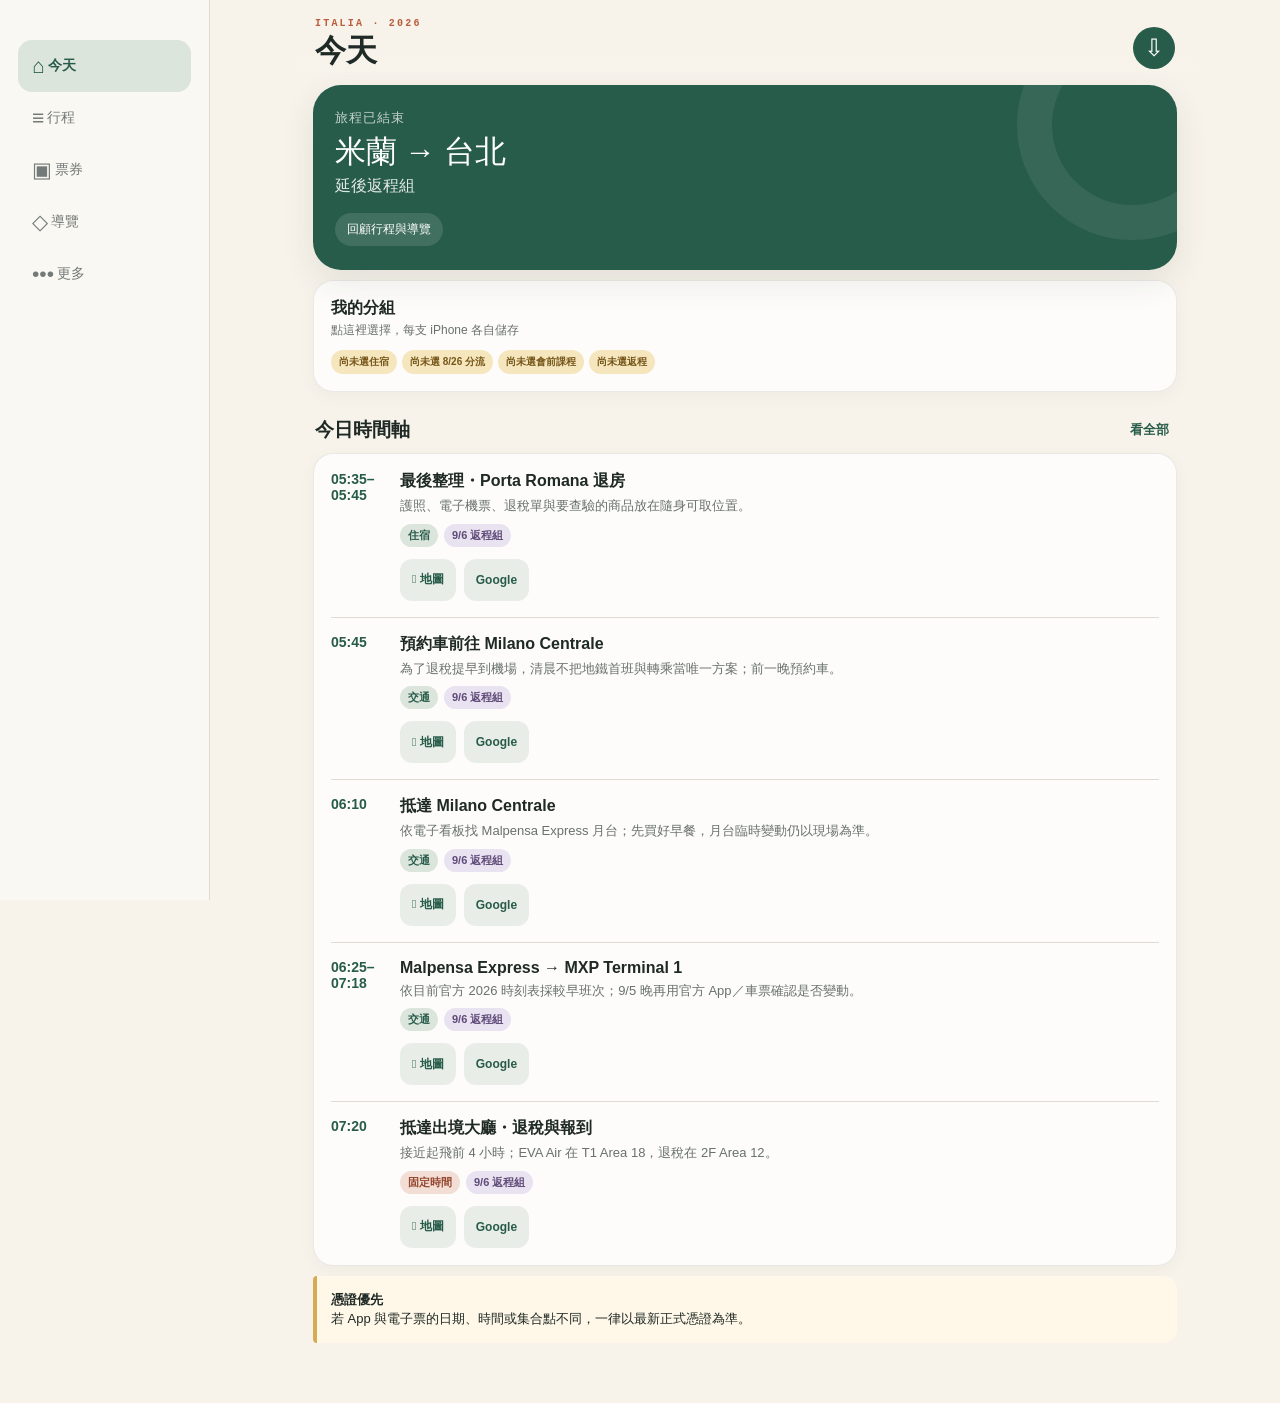
<file: docs/index.html>
<!doctype html>
<html lang="zh-Hant">
<head>
  <meta charset="UTF-8" />
  <meta name="viewport" content="width=device-width,initial-scale=1,viewport-fit=cover,user-scalable=no" />
  <meta name="theme-color" content="#f7f3eb" />
  <meta name="apple-mobile-web-app-capable" content="yes" />
  <meta name="apple-mobile-web-app-status-bar-style" content="default" />
  <meta name="apple-mobile-web-app-title" content="Italia 2026" />
  <meta name="format-detection" content="telephone=no" />
  <link rel="manifest" href="manifest.webmanifest" />
  <link rel="apple-touch-icon" href="icons/icon-192.png" />
  <link rel="stylesheet" href="styles.css" />
  <link rel="stylesheet" href="extras.css" />
  <title>Italia 2026</title>
</head>
<body>
  <div id="offlineBanner" class="offline-banner" hidden>目前離線 · 行程、導覽與已存票券仍可使用</div>
  <header class="topbar">
    <div><div class="eyebrow">ITALIA · 2026</div><h1 id="pageTitle">今天</h1></div>
    <button class="icon-button" id="installBtn" hidden aria-label="安裝 App">＋</button>
  </header>
  <main id="app" tabindex="-1"></main>
  <nav class="tabbar" aria-label="主要導覽">
    <button data-view="today" class="active"><span>⌂</span>今天</button>
    <button data-view="timeline"><span>≡</span>行程</button>
    <button data-view="tickets"><span>▣</span>票券</button>
    <button data-view="guides"><span>◇</span>導覽</button>
    <button data-view="more"><span>•••</span>更多</button>
  </nav>
  <input id="fileInput" type="file" accept="application/pdf,image/*" hidden />
  <script src="app.js" defer></script>
  <script src="content.js" defer></script>
  <script src="runtime.js" defer></script>
</body>
</html>
</file>
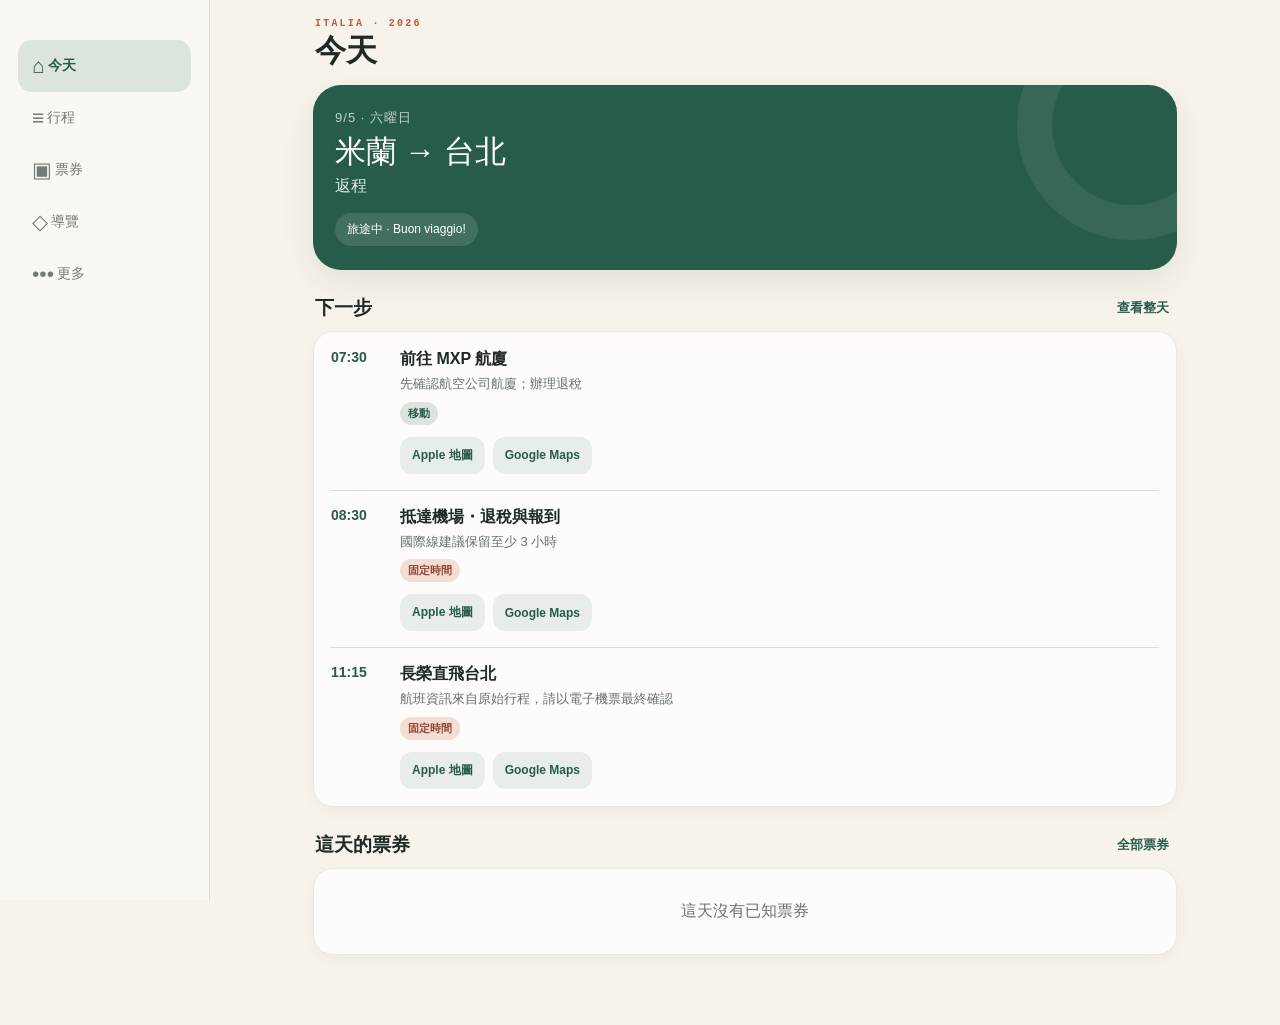
<file: italia-2026-travel-companion/index.html>
<!doctype html>
<html lang="zh-Hant">
<head>
  <meta charset="UTF-8" />
  <meta name="viewport" content="width=device-width,initial-scale=1,viewport-fit=cover,user-scalable=no" />
  <meta name="theme-color" content="#f7f3eb" />
  <meta name="apple-mobile-web-app-capable" content="yes" />
  <meta name="apple-mobile-web-app-status-bar-style" content="default" />
  <meta name="apple-mobile-web-app-title" content="Italia 2026" />
  <meta name="format-detection" content="telephone=no" />
  <link rel="manifest" href="manifest.webmanifest" />
  <link rel="apple-touch-icon" href="icons/icon-192.png" />
  <link rel="stylesheet" href="styles.css" />
  <title>Italia 2026</title>
</head>
<body>
  <div id="offlineBanner" class="offline-banner" hidden>目前離線 · 行程、導覽與已存票券仍可使用</div>
  <header class="topbar">
    <div><div class="eyebrow">ITALIA · 2026</div><h1 id="pageTitle">今天</h1></div>
    <button class="icon-button" id="installBtn" hidden aria-label="安裝 App">＋</button>
  </header>
  <main id="app" tabindex="-1"></main>
  <nav class="tabbar" aria-label="主要導覽">
    <button data-view="today" class="active"><span>⌂</span>今天</button>
    <button data-view="timeline"><span>≡</span>行程</button>
    <button data-view="tickets"><span>▣</span>票券</button>
    <button data-view="guides"><span>◇</span>導覽</button>
    <button data-view="more"><span>•••</span>更多</button>
  </nav>
  <input id="fileInput" type="file" accept="application/pdf,image/*" hidden />
  <script src="app.js" defer></script>
</body>
</html>
</file>
<file: docs/styles.css>
:root{--paper:#f7f3eb;--ink:#1f2925;--muted:#69716d;--green:#285c4a;--sage:#dbe5dc;--terra:#b95d3d;--gold:#d9aa55;--line:#dedbd2;--white:#fff;--shadow:0 12px 35px rgba(32,42,37,.09);font-family:-apple-system,BlinkMacSystemFont,"SF Pro Display","Noto Sans TC",sans-serif;color:var(--ink);background:var(--paper)}
*{box-sizing:border-box;-webkit-tap-highlight-color:transparent}body{margin:0;background:var(--paper);min-height:100vh;overscroll-behavior-y:none}button,a{font:inherit}button{color:inherit}.offline-banner{position:fixed;z-index:20;top:0;left:0;right:0;padding:calc(7px + env(safe-area-inset-top)) 16px 7px;text-align:center;background:#263c33;color:#fff;font-size:12px}.offline-banner:not([hidden])~.topbar{padding-top:calc(55px + env(safe-area-inset-top))}.topbar{position:sticky;z-index:10;top:0;padding:calc(18px + env(safe-area-inset-top)) 20px 12px;background:linear-gradient(var(--paper) 78%,rgba(247,243,235,0));display:flex;justify-content:space-between;align-items:end}.eyebrow{font:700 10px/1.2 ui-monospace,monospace;letter-spacing:.22em;color:var(--terra)}h1{margin:3px 0 0;font-family:Georgia,"Noto Serif TC",serif;font-size:31px;line-height:1.15}.icon-button{border:0;background:var(--green);color:white;border-radius:50%;width:42px;height:42px;font-size:24px}.tabbar{position:fixed;z-index:15;left:0;right:0;bottom:0;height:calc(66px + env(safe-area-inset-bottom));padding:6px 8px env(safe-area-inset-bottom);background:rgba(250,248,243,.94);backdrop-filter:blur(18px);border-top:1px solid rgba(0,0,0,.08);display:grid;grid-template-columns:repeat(5,1fr)}.tabbar button{border:0;background:none;font-size:10px;color:#747a77;display:flex;flex-direction:column;gap:3px;align-items:center;justify-content:center;min-height:52px}.tabbar span{font-size:21px;height:24px}.tabbar button.active{color:var(--green);font-weight:700}main{padding:4px 18px calc(90px + env(safe-area-inset-bottom));max-width:720px;margin:auto}.hero{background:var(--green);color:white;border-radius:28px;padding:24px 22px;box-shadow:var(--shadow);overflow:hidden;position:relative}.hero:after{content:"";position:absolute;width:160px;height:160px;border:35px solid rgba(255,255,255,.07);border-radius:50%;right:-70px;top:-75px}.hero .date{opacity:.72;font-size:13px;letter-spacing:.08em}.hero h2{font:400 31px/1.08 Georgia,serif;margin:8px 0}.hero p{margin:0;opacity:.86}.countdown{display:inline-flex;margin-top:16px;padding:8px 12px;background:rgba(255,255,255,.12);border-radius:99px;font-size:12px}.section-head{display:flex;align-items:center;justify-content:space-between;margin:25px 2px 10px}.section-head h2{font:600 19px Georgia,serif;margin:0}.section-head button,.link-button{border:0;background:none;color:var(--green);font-weight:650;font-size:13px}.card{background:rgba(255,255,255,.72);border:1px solid rgba(100,90,75,.12);border-radius:20px;padding:17px;margin:10px 0;box-shadow:0 5px 18px rgba(40,40,30,.035)}.event{display:grid;grid-template-columns:56px 1fr;gap:13px;position:relative}.event+.event{margin-top:16px;padding-top:16px;border-top:1px solid var(--line)}.time{font-weight:750;font-size:14px;color:var(--green)}.event h3,.ticket h3{font-size:16px;margin:0 0 4px}.event p,.ticket p,.muted{font-size:13px;color:var(--muted);margin:3px 0;line-height:1.5}.badges{display:flex;gap:6px;flex-wrap:wrap;margin-top:8px}.badge{padding:4px 8px;border-radius:99px;background:var(--sage);color:var(--green);font-size:11px;font-weight:650}.badge.fixed{background:#f3ded5;color:#94462f}.badge.warn{background:#f6e7bd;color:#77561d}.actions{display:flex;gap:8px;margin-top:12px}.actions button,.actions a,.primary{border:0;text-decoration:none;border-radius:12px;padding:10px 12px;background:#e9ede8;color:var(--green);font-size:12px;font-weight:700;display:inline-flex;align-items:center;justify-content:center}.actions .strong,.primary{background:var(--green);color:white}.date-strip{display:flex;gap:8px;overflow:auto;padding:2px 0 12px;scrollbar-width:none}.date-chip{flex:0 0 62px;border:1px solid var(--line);background:rgba(255,255,255,.55);border-radius:16px;padding:10px 5px;text-align:center}.date-chip.active{background:var(--green);color:white;border-color:var(--green)}.date-chip b{display:block;font-size:18px}.date-chip small{font-size:10px}.day-title{margin:12px 2px}.day-title h2{font:500 26px Georgia,serif;margin:2px 0}.day-title p{color:var(--muted);margin:0}.ticket{position:relative;overflow:hidden}.ticket:before{content:"";position:absolute;left:0;top:0;bottom:0;width:5px;background:var(--terra)}.ticket.saved:before{background:var(--green)}.ticket-top{display:flex;justify-content:space-between;gap:12px}.ticket-date{text-align:right;font:700 12px ui-monospace,monospace;color:var(--terra)}.guide-card{padding:0;overflow:hidden}.guide-cover{height:116px;padding:20px;display:flex;align-items:end;color:white;background:linear-gradient(135deg,#244b3e,#708b71)}.guide-cover.rome{background:linear-gradient(135deg,#663d2f,#c27853)}.guide-cover.milan{background:linear-gradient(135deg,#303b4b,#8293a3)}.guide-cover h3{font:500 24px Georgia,serif;margin:0}.guide-body{padding:16px}.route{display:flex;gap:5px;overflow:auto;align-items:center;padding:8px 0;scrollbar-width:none}.route span{white-space:nowrap;background:#eef1ec;padding:7px 9px;border-radius:10px;font-size:11px}.route i{color:var(--terra);font-style:normal}.guide-detail h2{font:500 29px Georgia,serif;margin:6px 0}.stop{padding-left:20px;position:relative}.stop:before{content:attr(data-n);position:absolute;left:-5px;top:15px;width:22px;height:22px;border-radius:50%;background:var(--terra);color:white;display:grid;place-items:center;font-size:11px;font-weight:800}.privacy{background:#e8eee8;border-radius:18px;padding:16px;font-size:13px;line-height:1.55}.notice{border-left:4px solid var(--gold);background:#fff8e8;padding:14px;border-radius:4px 14px 14px 4px;font-size:13px;line-height:1.5}.empty{text-align:center;padding:32px 20px;color:var(--muted)}.modal{position:fixed;z-index:30;inset:0;background:rgba(15,25,20,.48);display:flex;align-items:end}.modal[hidden]{display:none}.sheet{background:var(--paper);width:100%;max-height:88vh;overflow:auto;border-radius:26px 26px 0 0;padding:12px 20px calc(24px + env(safe-area-inset-bottom))}.grabber{width:38px;height:5px;background:#c8c5bd;border-radius:99px;margin:0 auto 16px}.sheet h2{font:500 25px Georgia,serif}.close{float:right;border:0;background:#e5e4df;border-radius:50%;width:34px;height:34px;font-size:18px}@media(min-width:780px){body{padding-left:210px}.topbar{max-width:900px;margin:auto}.tabbar{left:0;top:0;right:auto;width:210px;height:100vh;padding:40px 18px;display:flex;flex-direction:column;border-right:1px solid var(--line);border-top:0}.tabbar button{flex-direction:row;justify-content:flex-start;padding:14px;font-size:14px;border-radius:14px}.tabbar button.active{background:var(--sage)}main{max-width:900px;padding-bottom:60px}}
</file>
<file: docs/extras.css>
button,a,select,input{touch-action:manipulation}.kicker{display:block;color:var(--terra);font-size:10px;font-weight:800;letter-spacing:.12em;text-transform:uppercase}.kicker.light{color:rgba(255,255,255,.76)}.wide{width:100%;min-height:44px}.small-count{font-size:12px;color:var(--muted)}.compact{margin-bottom:10px}.branch{background:#e8e2f1;color:#604b78}.pending-card{border-color:#e6c66f;background:#fffaf0}
.profile-summary{display:block;width:100%;text-align:left;color:inherit}.profile-summary>b,.profile-summary>span{display:block}.profile-summary>span{font-size:12px;color:var(--muted);margin-top:3px}.profile-pills{display:flex;flex-wrap:wrap;gap:5px;margin-top:11px}.profile-pills span{display:inline-flex;padding:5px 8px;background:var(--sage);border-radius:99px;color:var(--green);font-size:10px;font-weight:700}.profile-pills span.pending{background:#f5e6bd;color:#765619}
.stay-card h3{margin:4px 0 0;font-size:18px}.stay-card>p{margin:8px 0;line-height:1.5}.stay-line{display:flex;align-items:start;justify-content:space-between;gap:10px}.timeline-card{padding-top:20px;padding-bottom:20px}.timeline-card .event{grid-template-columns:58px 1fr}.actions{flex-wrap:wrap}.actions button,.actions a{min-height:42px}.danger-text{color:#8c4434!important;background:#f5e6df!important}
.intro{font-size:14px;line-height:1.65;color:var(--muted);padding:0 3px}.filter-row,.subnav{display:flex;gap:8px;overflow-x:auto;scrollbar-width:none;padding:5px 0 12px}.filter-chip,.subnav button{flex:0 0 auto;border:1px solid var(--line);background:rgba(255,255,255,.55);border-radius:99px;padding:10px 13px;min-height:42px;font-size:12px;font-weight:700}.filter-chip.active,.subnav button.active{background:var(--green);border-color:var(--green);color:#fff}.guide-body>p{font-size:13px;line-height:1.6;color:var(--muted)}.guide-cover{height:138px}.guide-cover h3{max-width:540px}.modal-open{overflow:hidden}.guide-detail{padding-left:18px;padding-right:18px}.guide-detail>p{color:var(--muted);line-height:1.65}.sticky-actions{position:sticky;top:0;z-index:2;padding:9px 0;background:linear-gradient(var(--paper) 80%,transparent)}.plan-grid{display:grid;gap:8px;margin:18px 0}.plan-grid>div{padding:13px;border-radius:14px;background:#ecefe9}.plan-grid b,.plan-grid span{display:block}.plan-grid b{color:var(--green);font-size:13px}.plan-grid span{font-size:12px;line-height:1.5;margin-top:4px}.stop{padding:18px 16px 18px 24px;margin-left:6px}.stop h3{font-size:18px;margin:0 0 15px}.stop .quick,.stop .look{padding:12px;border-radius:13px;margin-top:9px}.stop .quick{background:#edf2ed}.stop .look{background:#fff6df}.stop .quick b,.stop .look b{font-size:11px;text-transform:uppercase;letter-spacing:.05em;color:var(--green)}.stop p{font-size:13px;line-height:1.62;margin:5px 0}.stop details{margin-top:10px;border-top:1px solid var(--line);padding-top:12px}.stop summary{cursor:pointer;color:var(--terra);font-size:13px;font-weight:750;min-height:32px}.source-box{display:flex;flex-direction:column;gap:7px;padding:18px 4px}.source-box>a,.official-list>a{color:var(--green);font-size:13px;font-weight:700;text-decoration:none;padding:8px 0;border-bottom:1px solid var(--line)}
.settings-card h2,.card>h2{font:600 20px Georgia,serif;margin:0 0 13px}.setting{display:block;padding:13px 0;border-bottom:1px solid var(--line)}.setting>span{display:block;font-size:12px;font-weight:700;margin-bottom:7px}.setting select{width:100%;min-height:46px;border:1px solid var(--line);border-radius:12px;background:#fff;padding:0 11px;color:var(--ink);font-size:16px}.reset-profile{min-height:44px;margin-top:12px}.mini-stay{padding:13px 0;border-bottom:1px solid var(--line)}.mini-stay:last-child{border:0}.mini-stay b,.mini-stay span,.mini-stay small{display:block}.mini-stay span{font-size:16px;margin:4px 0}.mini-stay small{color:var(--muted);line-height:1.4}.mini-stay a{display:inline-block;color:var(--green);font-weight:700;font-size:12px;margin-top:7px}
.emergency-grid{display:grid;grid-template-columns:1fr 1fr;gap:9px;margin-bottom:12px}.emergency-grid a{text-decoration:none;background:#8b4031;color:#fff;border-radius:18px;padding:15px;min-height:92px;display:flex;flex-direction:column;justify-content:center}.emergency-grid b{font-size:18px}.emergency-grid span{font-size:11px;margin-top:5px;opacity:.85}.safety-card p,.safety-card li,.install-card li,.card>ol li{font-size:13px;line-height:1.65}.safety-card ol,.safety-card ul,.install-card ol,.card>ol{padding-left:20px}.safety-card li+li,.install-card li+li,.card>ol li+li{margin-top:7px}
.check-progress{background:var(--green);color:white;border-radius:20px;padding:18px;margin-bottom:10px}.check-progress b,.check-progress span{display:block}.check-progress b{font-size:22px}.check-progress span{font-size:12px;opacity:.8;margin-top:3px}.check-progress>div{height:6px;background:rgba(255,255,255,.18);border-radius:99px;margin-top:14px;overflow:hidden}.check-progress i{display:block;height:100%;background:#fff;border-radius:99px}.check-item{display:grid;grid-template-columns:25px 1fr;gap:10px;align-items:start;cursor:pointer}.check-item input{width:22px;height:22px;accent-color:var(--green);margin:0}.check-item span>b,.check-item span>small{display:block}.check-item span>small{color:var(--muted);font-size:12px;line-height:1.55;margin-top:5px}.check-item span>a{display:inline-block;margin-top:8px;color:var(--green);font-weight:700;font-size:12px}.check-item.done{opacity:.62}.check-item.done span>b{text-decoration:line-through}
.phrase{display:grid;grid-template-columns:48px 1fr;gap:12px;align-items:center}.speak{width:44px;height:44px;border:0;border-radius:50%;background:var(--green);color:#fff}.phrase h3{font-size:17px;margin:0}.phrase p{margin:3px 0;font-size:13px}.phrase small{color:var(--muted)}.official-list{display:flex;flex-direction:column}.install-card{background:linear-gradient(145deg,#fff,#edf3ec)}
.long-guide{margin:24px -2px 10px;padding:18px 16px;border-radius:22px;background:#253f35;color:#f9f6ef}.long-guide-head{display:flex;align-items:start;justify-content:space-between;gap:14px}.long-guide-head h3{font:500 22px Georgia,"Noto Serif TC",serif;margin:3px 0}.long-guide-head>span{flex:0 0 auto;font-size:11px;padding:6px 9px;border-radius:99px;background:rgba(255,255,255,.12)}.long-guide .kicker{color:#d6b66f}.long-guide-lead{font-size:14px!important;line-height:1.8!important;color:rgba(255,255,255,.86)!important;margin:14px 0 18px!important}.guide-chapter{border-top:1px solid rgba(255,255,255,.17);padding:0}.guide-chapter summary{display:grid;grid-template-columns:30px 1fr;gap:7px;align-items:center;min-height:58px;cursor:pointer;font:600 16px/1.4 Georgia,"Noto Serif TC",serif;list-style:none}.guide-chapter summary::-webkit-details-marker{display:none}.guide-chapter summary:after{content:"＋";grid-column:3;color:#d6b66f;font-family:-apple-system,sans-serif}.guide-chapter[open] summary:after{content:"－"}.guide-chapter summary span{font:700 10px ui-monospace,monospace;color:#d6b66f;letter-spacing:.08em}.guide-chapter>div{padding:0 0 17px 37px}.guide-chapter p{margin:0 0 12px!important;font:400 14px/1.9 -apple-system,BlinkMacSystemFont,"Noto Sans TC",sans-serif;color:rgba(255,255,255,.9)!important}.guide-chapter p:last-child{margin-bottom:0!important}
.food-filters,.gift-filters{margin-top:9px}.food-card h3,.custom-food h3{font-size:18px;margin:4px 0 0}.food-top{display:flex;justify-content:space-between;gap:12px;align-items:start}.price-tag,.food-kind,.gift-budget{display:inline-flex;border-radius:99px;font-size:11px;font-weight:750}.price-tag{flex:0 0 auto;background:#f3e4c5;color:#765619;padding:6px 9px}.food-kind{background:var(--sage);color:var(--green);padding:5px 8px;margin:10px 0 2px}.food-card>p{font-size:13px;line-height:1.6;margin:8px 0}.custom-food{display:grid;grid-template-columns:1fr 40px;gap:10px}.custom-food p{font-size:13px;color:var(--muted);line-height:1.55;margin:7px 0 0}.delete-round{width:40px;height:40px;border:0;border-radius:50%;background:#f5e6df;color:#8c4434;font-size:19px}.compact-empty{padding:20px 12px}.quick-form h2{font:600 20px Georgia,serif;margin:0 0 12px}.quick-form label{display:block;margin:12px 0}.quick-form label>span{display:block;font-size:12px;font-weight:700;margin-bottom:6px}.quick-form input,.quick-form textarea{width:100%;border:1px solid var(--line);border-radius:12px;background:#fff;color:var(--ink);font:16px/1.45 -apple-system,BlinkMacSystemFont,"Noto Sans TC",sans-serif;padding:11px 12px;resize:vertical}.quick-form input{min-height:46px}.quick-form .primary{margin-top:5px}
.day-food-head{margin-top:24px}.day-food-group{padding:0;overflow:hidden}.day-food-intro{padding:16px 16px 13px;background:#f8f3e8;border-bottom:1px solid var(--line)}.day-food-intro>b{font:600 18px Georgia,"Noto Serif TC",serif}.day-food-intro p{font-size:13px;line-height:1.55;color:var(--muted);margin:6px 0 0}.day-food-intro .badge{margin-top:8px}.day-food-card{padding:15px 16px;border-bottom:1px solid var(--line)}.day-food-card:last-child{border-bottom:0}.day-food-card h3{font-size:16px;margin:3px 0 4px}.day-food-card p{font-size:12px;color:var(--muted);margin:0}.day-food-card .actions{margin-top:10px}.meal-status{display:inline-flex;margin-top:6px;padding:5px 8px;border-radius:999px;background:#e1f0e4;color:#27613e;font-size:11px;font-weight:800}
.gift-summary{background:linear-gradient(145deg,#8d4934,#b96546);color:#fff;border-radius:20px;padding:18px}.gift-summary b,.gift-summary span{display:block}.gift-summary b{font:500 22px Georgia,serif}.gift-summary span{font-size:12px;line-height:1.55;margin-top:5px;opacity:.86}.gift-card{display:grid;grid-template-columns:26px 1fr;gap:10px;cursor:pointer}.gift-card>input{width:22px;height:22px;margin:1px 0 0;accent-color:var(--green)}.gift-body,.gift-title,.gift-why,.gift-carry{display:block}.gift-title{font:600 18px/1.35 Georgia,"Noto Serif TC",serif;margin:5px 0}.gift-budget{background:#f3e4c5;color:#765619;padding:5px 8px;margin:1px 0 9px}.gift-why{font-size:13px;line-height:1.6}.gift-carry{font-size:12px;line-height:1.6;color:var(--muted);border-top:1px solid var(--line);padding-top:9px;margin-top:9px}.gift-card.wanted{border-color:#9db6a5;background:#f1f6f0}.gift-card.wanted .gift-title:before{content:"想買 · ";color:var(--green)}
@media(max-width:380px){main{padding-left:13px;padding-right:13px}.topbar{padding-left:15px;padding-right:15px}.hero{padding:20px 18px}.hero h2{font-size:27px}.event{grid-template-columns:50px 1fr;gap:8px}.emergency-grid{grid-template-columns:1fr}.guide-cover h3{font-size:21px}}
@supports(padding:max(0px)){.sheet{padding-bottom:max(24px,calc(14px + env(safe-area-inset-bottom)))}.tabbar{padding-bottom:max(6px,env(safe-area-inset-bottom))}}
</file>
<file: italia-2026-travel-companion/styles.css>
:root{--paper:#f7f3eb;--ink:#1f2925;--muted:#69716d;--green:#285c4a;--sage:#dbe5dc;--terra:#b95d3d;--gold:#d9aa55;--line:#dedbd2;--white:#fff;--shadow:0 12px 35px rgba(32,42,37,.09);font-family:-apple-system,BlinkMacSystemFont,"SF Pro Display","Noto Sans TC",sans-serif;color:var(--ink);background:var(--paper)}
*{box-sizing:border-box;-webkit-tap-highlight-color:transparent}body{margin:0;background:var(--paper);min-height:100vh;overscroll-behavior-y:none}button,a{font:inherit}button{color:inherit}.offline-banner{position:fixed;z-index:20;top:0;left:0;right:0;padding:calc(7px + env(safe-area-inset-top)) 16px 7px;text-align:center;background:#263c33;color:#fff;font-size:12px}.offline-banner:not([hidden])~.topbar{padding-top:calc(55px + env(safe-area-inset-top))}.topbar{position:sticky;z-index:10;top:0;padding:calc(18px + env(safe-area-inset-top)) 20px 12px;background:linear-gradient(var(--paper) 78%,rgba(247,243,235,0));display:flex;justify-content:space-between;align-items:end}.eyebrow{font:700 10px/1.2 ui-monospace,monospace;letter-spacing:.22em;color:var(--terra)}h1{margin:3px 0 0;font-family:Georgia,"Noto Serif TC",serif;font-size:31px;line-height:1.15}.icon-button{border:0;background:var(--green);color:white;border-radius:50%;width:42px;height:42px;font-size:24px}.tabbar{position:fixed;z-index:15;left:0;right:0;bottom:0;height:calc(66px + env(safe-area-inset-bottom));padding:6px 8px env(safe-area-inset-bottom);background:rgba(250,248,243,.94);backdrop-filter:blur(18px);border-top:1px solid rgba(0,0,0,.08);display:grid;grid-template-columns:repeat(5,1fr)}.tabbar button{border:0;background:none;font-size:10px;color:#747a77;display:flex;flex-direction:column;gap:3px;align-items:center;justify-content:center;min-height:52px}.tabbar span{font-size:21px;height:24px}.tabbar button.active{color:var(--green);font-weight:700}main{padding:4px 18px calc(90px + env(safe-area-inset-bottom));max-width:720px;margin:auto}.hero{background:var(--green);color:white;border-radius:28px;padding:24px 22px;box-shadow:var(--shadow);overflow:hidden;position:relative}.hero:after{content:"";position:absolute;width:160px;height:160px;border:35px solid rgba(255,255,255,.07);border-radius:50%;right:-70px;top:-75px}.hero .date{opacity:.72;font-size:13px;letter-spacing:.08em}.hero h2{font:400 31px/1.08 Georgia,serif;margin:8px 0}.hero p{margin:0;opacity:.86}.countdown{display:inline-flex;margin-top:16px;padding:8px 12px;background:rgba(255,255,255,.12);border-radius:99px;font-size:12px}.section-head{display:flex;align-items:center;justify-content:space-between;margin:25px 2px 10px}.section-head h2{font:600 19px Georgia,serif;margin:0}.section-head button,.link-button{border:0;background:none;color:var(--green);font-weight:650;font-size:13px}.card{background:rgba(255,255,255,.72);border:1px solid rgba(100,90,75,.12);border-radius:20px;padding:17px;margin:10px 0;box-shadow:0 5px 18px rgba(40,40,30,.035)}.event{display:grid;grid-template-columns:56px 1fr;gap:13px;position:relative}.event+.event{margin-top:16px;padding-top:16px;border-top:1px solid var(--line)}.time{font-weight:750;font-size:14px;color:var(--green)}.event h3,.ticket h3{font-size:16px;margin:0 0 4px}.event p,.ticket p,.muted{font-size:13px;color:var(--muted);margin:3px 0;line-height:1.5}.badges{display:flex;gap:6px;flex-wrap:wrap;margin-top:8px}.badge{padding:4px 8px;border-radius:99px;background:var(--sage);color:var(--green);font-size:11px;font-weight:650}.badge.fixed{background:#f3ded5;color:#94462f}.badge.warn{background:#f6e7bd;color:#77561d}.actions{display:flex;gap:8px;margin-top:12px}.actions button,.actions a,.primary{border:0;text-decoration:none;border-radius:12px;padding:10px 12px;background:#e9ede8;color:var(--green);font-size:12px;font-weight:700;display:inline-flex;align-items:center;justify-content:center}.actions .strong,.primary{background:var(--green);color:white}.date-strip{display:flex;gap:8px;overflow:auto;padding:2px 0 12px;scrollbar-width:none}.date-chip{flex:0 0 62px;border:1px solid var(--line);background:rgba(255,255,255,.55);border-radius:16px;padding:10px 5px;text-align:center}.date-chip.active{background:var(--green);color:white;border-color:var(--green)}.date-chip b{display:block;font-size:18px}.date-chip small{font-size:10px}.day-title{margin:12px 2px}.day-title h2{font:500 26px Georgia,serif;margin:2px 0}.day-title p{color:var(--muted);margin:0}.ticket{position:relative;overflow:hidden}.ticket:before{content:"";position:absolute;left:0;top:0;bottom:0;width:5px;background:var(--terra)}.ticket.saved:before{background:var(--green)}.ticket-top{display:flex;justify-content:space-between;gap:12px}.ticket-date{text-align:right;font:700 12px ui-monospace,monospace;color:var(--terra)}.guide-card{padding:0;overflow:hidden}.guide-cover{height:116px;padding:20px;display:flex;align-items:end;color:white;background:linear-gradient(135deg,#244b3e,#708b71)}.guide-cover.rome{background:linear-gradient(135deg,#663d2f,#c27853)}.guide-cover.milan{background:linear-gradient(135deg,#303b4b,#8293a3)}.guide-cover h3{font:500 24px Georgia,serif;margin:0}.guide-body{padding:16px}.route{display:flex;gap:5px;overflow:auto;align-items:center;padding:8px 0;scrollbar-width:none}.route span{white-space:nowrap;background:#eef1ec;padding:7px 9px;border-radius:10px;font-size:11px}.route i{color:var(--terra);font-style:normal}.guide-detail h2{font:500 29px Georgia,serif;margin:6px 0}.stop{padding-left:20px;position:relative}.stop:before{content:attr(data-n);position:absolute;left:-5px;top:15px;width:22px;height:22px;border-radius:50%;background:var(--terra);color:white;display:grid;place-items:center;font-size:11px;font-weight:800}.privacy{background:#e8eee8;border-radius:18px;padding:16px;font-size:13px;line-height:1.55}.notice{border-left:4px solid var(--gold);background:#fff8e8;padding:14px;border-radius:4px 14px 14px 4px;font-size:13px;line-height:1.5}.empty{text-align:center;padding:32px 20px;color:var(--muted)}.modal{position:fixed;z-index:30;inset:0;background:rgba(15,25,20,.48);display:flex;align-items:end}.modal[hidden]{display:none}.sheet{background:var(--paper);width:100%;max-height:88vh;overflow:auto;border-radius:26px 26px 0 0;padding:12px 20px calc(24px + env(safe-area-inset-bottom))}.grabber{width:38px;height:5px;background:#c8c5bd;border-radius:99px;margin:0 auto 16px}.sheet h2{font:500 25px Georgia,serif}.close{float:right;border:0;background:#e5e4df;border-radius:50%;width:34px;height:34px;font-size:18px}@media(min-width:780px){body{padding-left:210px}.topbar{max-width:900px;margin:auto}.tabbar{left:0;top:0;right:auto;width:210px;height:100vh;padding:40px 18px;display:flex;flex-direction:column;border-right:1px solid var(--line);border-top:0}.tabbar button{flex-direction:row;justify-content:flex-start;padding:14px;font-size:14px;border-radius:14px}.tabbar button.active{background:var(--sage)}main{max-width:900px;padding-bottom:60px}}
</file>
